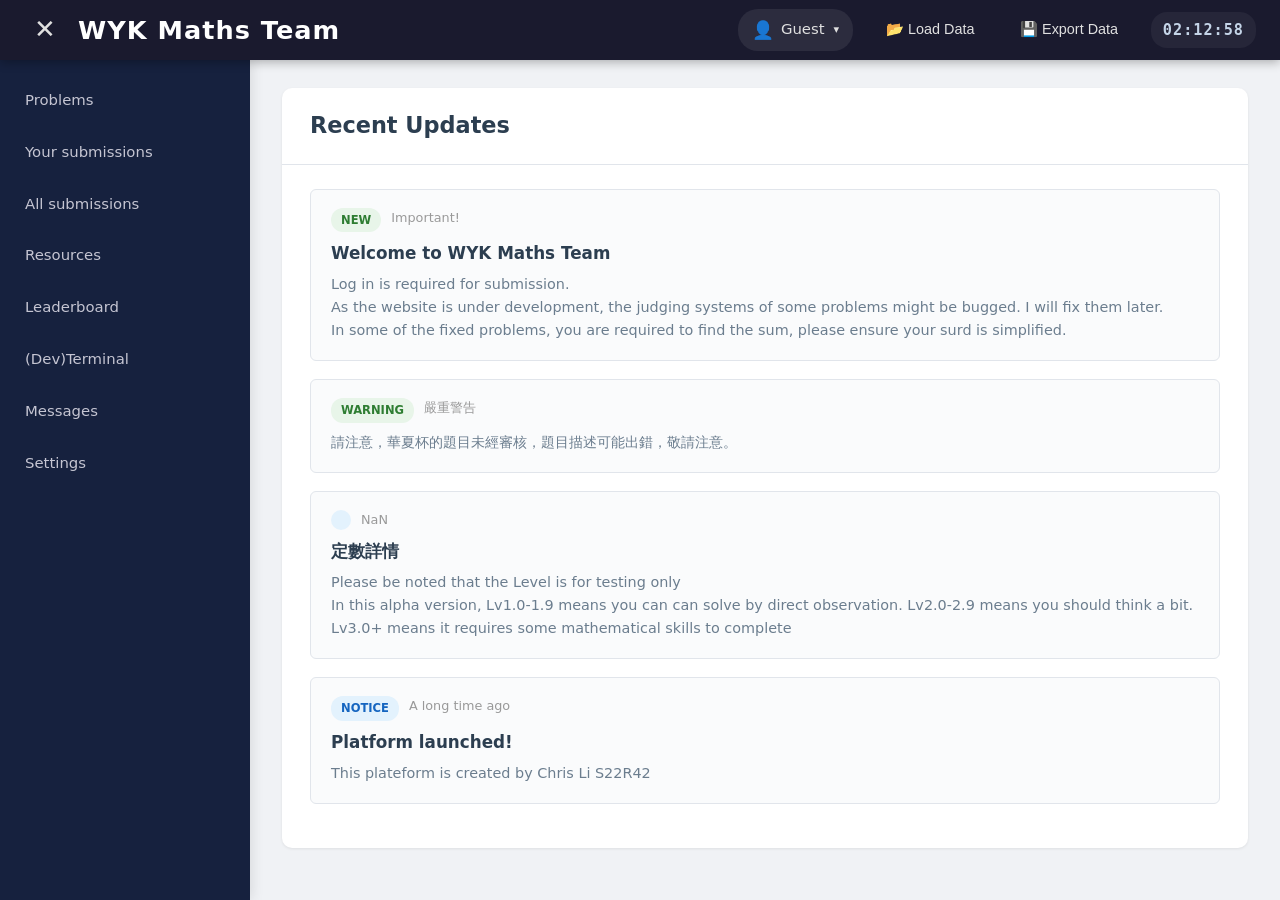
<file: index.html>
<!DOCTYPE html>
<html lang="en">
<head>
    <meta charset="UTF-8">
    <meta name="viewport" content="width=device-width, initial-scale=1.0, user-scalable=yes">
    <title>WYK Maths Team</title>
    <link rel="stylesheet" href="styles.css">
    <script src="auth.js"></script>
    <script src="app.js" defer></script>
</head>
<body class="index-body">
    <!-- 主应用（始终可见，但受保护功能被拦截） -->
    <div id="appContainer">
        <!-- Top Bar -->
        <header class="topbar">
            <div class="topbar-left">
                <span class="brand-name"><a href="./index.html">WYK Maths Team</a></span>
            </div>
            <div class="topbar-right">
                <div class="user-menu" id="userMenu" style="cursor: pointer;">
                    <span class="username-display" id="usernameDisplay">
                        <span class="user-icon">👤</span>
                        <span id="currentUsername">Guest</span>
                        <span class="dropdown-arrow">▾</span>
                    </span>
                    <div class="logout-dropdown" id="logoutDropdown">
                        <button class="logout-btn" id="logoutBtn">Logout</button>
                    </div>
                </div>
                <div class="clock" id="clock">
                    <span class="clock-time" id="clockTime">00:00:00</span>
                </div>
            </div>
        </header>

        <!-- Sidebar -->
        <aside class="sidebar" id="sidebar">
            <nav class="sidebar-nav">
                <ul>
                    <li><a href="./problems.html" class="sidebar-link require-login" data-href="./problems/index.html">Problems</a></li>
                    <li><a href="./submissions.html" class="sidebar-link require-login" data-href="./submissions/index.html">Your submissions</a></li>
                    <li><a href="./ssubmissions.html" class="sidebar-link require-login" data-href="./ssubmissions/index.html">All submissions</a></li>
                    <li><a href="./resources.html" class="sidebar-link require-login" data-href="./resources/index.html">Resources</a></li>
                    <li><a href="./ranklist.html" class="sidebar-link require-login" data-href="./ranklist/index.html">Leaderboard</a></li>
                    <li><a href="./terminal.html" class="sidebar-link require-login" data-href="./terminal/index.html">(Dev)Terminal</a></li>
                    <li><a href="./admin.html" class="sidebar-link require-login" data-href="./admin/index.html">Messages</a></li>
                    <li><a href="./template.html" class="sidebar-link require-login" data-href="./template.html">Settings</a></li>
                </ul>
            </nav>
        </aside>

        <!-- Main Content -->
        <main class="main-content" id="mainContent">
            <div class="updates-panel">
                <div class="updates-header">
                    <h2>Recent Updates</h2>
                    <span class="updates-date" id="currentDate"></span>
                </div>
                <div class="updates-body">
                    <div class="update-card">
                        <div class="update-card-header">
                            <span class="update-badge new">New</span>
                            <span class="update-time">Important!</span>
                        </div>
                        <h3>Welcome to WYK Maths Team</h3>
                        <p>Log in is required for submission.</p>
                        <p>As the website is under development, the judging systems of some problems might be bugged. I will fix them later.</p>
                        <p>In some of the fixed problems, you are required to find the sum, please ensure your surd is simplified.</p>
                    </div>
                    <div class="update-card">
                        <div class="update-card-header">
                            <span class="update-badge new">Warning</span>
                            <span class="update-time">嚴重警告</span>
                        </div>
                        <!-- <h3>Welcome to WYK Maths Team</h3> -->
                        <p>請注意，華夏杯的題目未經審核，題目描述可能出錯，敬請注意。</p>
                    </div>
                    <div class="update-card">
                        <div class="update-card-header">
                            <span class="update-badge info"></span>
                            <span class="update-time">NaN</span>
                        </div>
                        <h3>定數詳情</h3>
                        <p>
                            Please be noted that the Level is for testing only<br>
                            In this alpha version, Lv1.0-1.9 means you can can solve by direct observation.
                            Lv2.0-2.9 means you should think a bit.<br>
                            Lv3.0+ means it requires some mathematical skills to complete
                        </p>
                    </div>
                    <div class="update-card">
                        <div class="update-card-header">
                            <span class="update-badge info">Notice</span>
                            <span class="update-time">A long time ago</span>
                        </div>
                        <h3>Platform launched!</h3>
                        <p>This plateform is created by Chris Li S22R42</p>
                    </div>
                    <!-- <div class="update-card placeholder-card">
                        <div class="placeholder-icon"></div>
                        <p>More updates will appear here...</p>
                    </div> -->
                </div>
            </div>
        </main>

        <!-- Mobile sidebar toggle -->
        <button class="sidebar-toggle" id="sidebarToggle" title="Toggle Sidebar">☰</button>
    </div>

    <!-- 全局登录模态框 (初始隐藏) -->
    <div id="loginModal" class="modal-overlay" style="display: none;">
        <div class="modal-card">
            <div class="modal-header">
                <h2>Sign In Required</h2>
                <button class="modal-close" id="closeModalBtn">&times;</button>
            </div>
            <form id="modalLoginForm">
                <div class="form-group">
                    <label for="modalUsername">Username</label>
                    <input type="text" id="modalUsername" placeholder="Enter your username" autocomplete="username" required>
                </div>
                <div class="form-group">
                    <label for="modalPassword">Password</label>
                    <input type="password" id="modalPassword" placeholder="Enter your password" autocomplete="current-password" required>
                </div>
                <div id="modalLoginError" class="login-error hidden"></div>
                <button type="submit" class="login-btn">Sign In</button>
            </form>
        </div>
    </div>
</body>
</html>
</file>
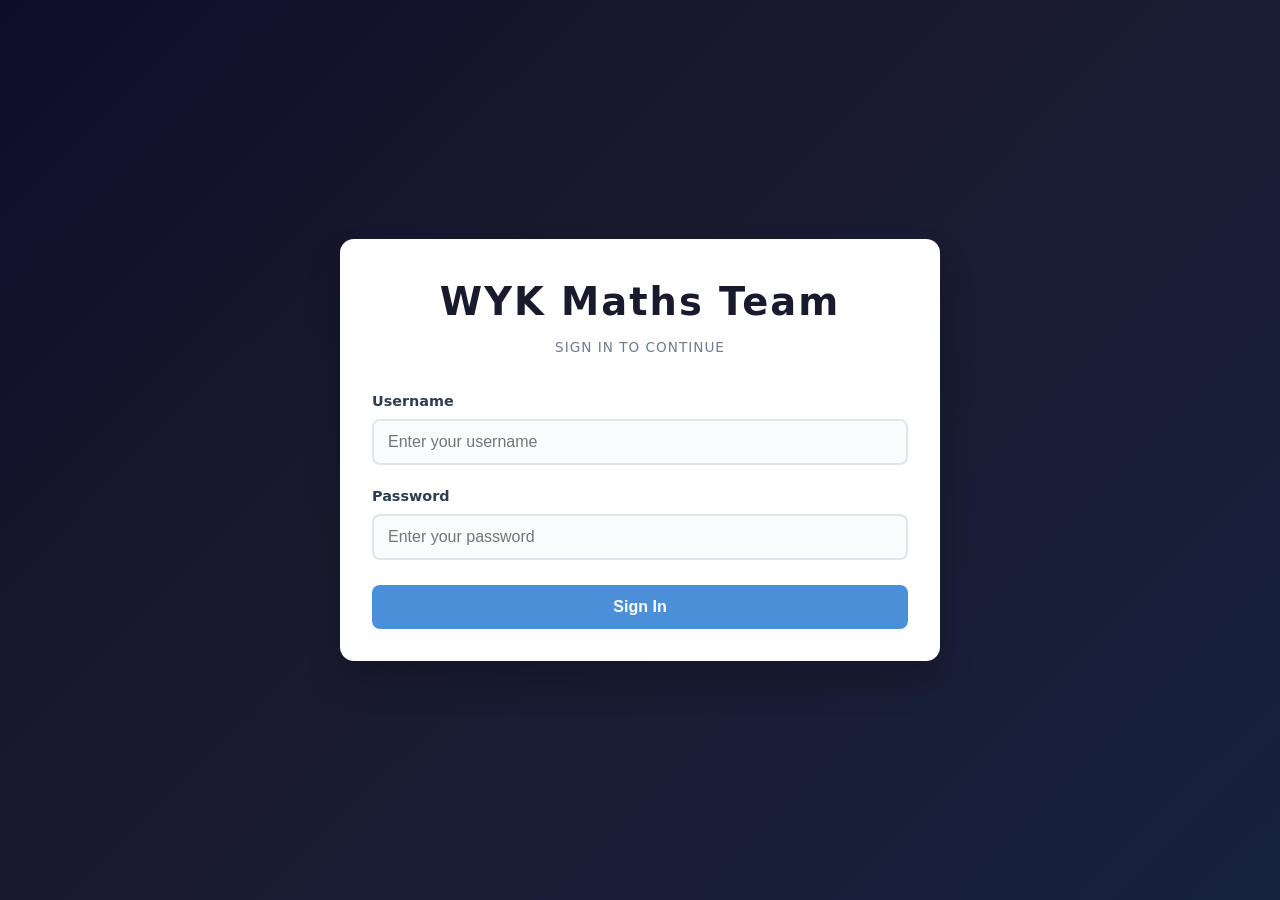
<file: login.html>
<!DOCTYPE html>
<html lang="en">
<head>
    <meta charset="UTF-8">
    <meta name="viewport" content="width=device-width, initial-scale=1.0, user-scalable=yes">
    <title>WYK Maths Team - Login</title>
    <link rel="stylesheet" href="./styles.css">
    <style>
        /* 独立登录页面样式，与 index 风格统一 */
        body {
            margin: 0;
            padding: 0;
            font-family: 'Segoe UI', 'Inter', system-ui, sans-serif;
            background: linear-gradient(135deg, #0f0c29 0%, #1a1a2e 40%, #16213e 100%);
            min-height: 100vh;
            display: flex;
            align-items: center;
            justify-content: center;
        }
        .login-wrapper {
            width: 100%;
            max-width: 640px;
            padding: 20px;
        }
        .login-card {
            background: #ffffff;
            border-radius: 14px;
            padding: 2rem 2rem 2rem 2rem;
            box-shadow: 0 20px 35px rgba(0, 0, 0, 0.2);
            text-align: center;
        }
        .login-logo h1 {
            font-size: 2.4rem;
            font-weight: 800;
            letter-spacing: 2px;
            color: #1a1a2e;
            margin-bottom: 4px;
        }
        .login-subtitle {
            font-size: 0.85rem;
            color: #6b7d8e;
            margin-bottom: 32px;
            text-transform: uppercase;
            letter-spacing: 1px;
        }
        .login-form {
            text-align: left;
        }
        .form-group {
            margin-bottom: 1.2rem;
        }
        .form-group label {
            display: block;
            font-weight: 600;
            font-size: 0.9rem;
            margin-bottom: 6px;
            color: #2c3e50;
        }
        .form-group input {
            width: 100%;
            padding: 12px 14px;
            border: 2px solid #e1e5eb;
            border-radius: 8px;
            font-size: 1rem;
            transition: 0.2s;
            background: #fafbfc;
        }
        .form-group input:focus {
            outline: none;
            border-color: #4a90d9;
            box-shadow: 0 0 0 3px rgba(74, 144, 217, 0.15);
            background: #fff;
        }
        .login-error {
            background: #fef2f2;
            border: 1px solid #fecaca;
            color: #e74c3c;
            padding: 10px 14px;
            border-radius: 8px;
            font-size: 0.85rem;
            margin-bottom: 1rem;
            text-align: center;
        }
        .login-btn {
            width: 100%;
            padding: 13px;
            background: #4a90d9;
            color: white;
            border: none;
            border-radius: 8px;
            font-size: 1rem;
            font-weight: 600;
            cursor: pointer;
            transition: background 0.2s;
            margin-top: 6px;
        }
        .login-btn:hover {
            background: #3a7bc8;
        }
        .login-hint {
            margin-top: 24px;
            font-size: 0.75rem;
            color: #999;
            text-align: center;
        }
        .demo-accounts {
            background: #f8f9fa;
            padding: 10px;
            border-radius: 10px;
            margin-top: 20px;
            font-size: 0.8rem;
            color: #4a5568;
        }
    </style>
</head>
<body>
    <div class="login-wrapper">
        <div class="login-card">
            <div class="login-logo">
                <h1>WYK Maths Team</h1>
                <p class="login-subtitle">Sign in to continue</p>
            </div>
            <form id="loginForm" class="login-form">
                <div class="form-group">
                    <label for="username">Username</label>
                    <input type="text" id="username" placeholder="Enter your username" autocomplete="username" required>
                </div>
                <div class="form-group">
                    <label for="password">Password</label>
                    <input type="password" id="password" placeholder="Enter your password" autocomplete="current-password" required>
                </div>
                <div id="loginError" class="login-error hidden"></div>
                <button type="submit" class="login-btn">Sign In</button>
            </form>
        </div>
    </div>

    <script src="auth.js"></script>
    <script>
        // 如果已经登录，直接跳转到主页
        if (typeof isLoggedIn === 'function' && isLoggedIn()) {
            window.location.href = 'index.html';
        }

        const form = document.getElementById('loginForm');
        const errorDiv = document.getElementById('loginError');

        form.addEventListener('submit', function(e) {
            e.preventDefault();
            const username = document.getElementById('username').value.trim();
            const password = document.getElementById('password').value;

            if (!username || !password) {
                errorDiv.textContent = 'Please enter both username and password.';
                errorDiv.classList.remove('hidden');
                return;
            }

            const result = login(username, password);
            if (result.success) {
                errorDiv.classList.add('hidden');
                window.location.href = 'index.html';
            } else {
                errorDiv.textContent = result.message || 'Invalid credentials.';
                errorDiv.classList.remove('hidden');
            }
        });
    </script>
</body>
</html>
</file>
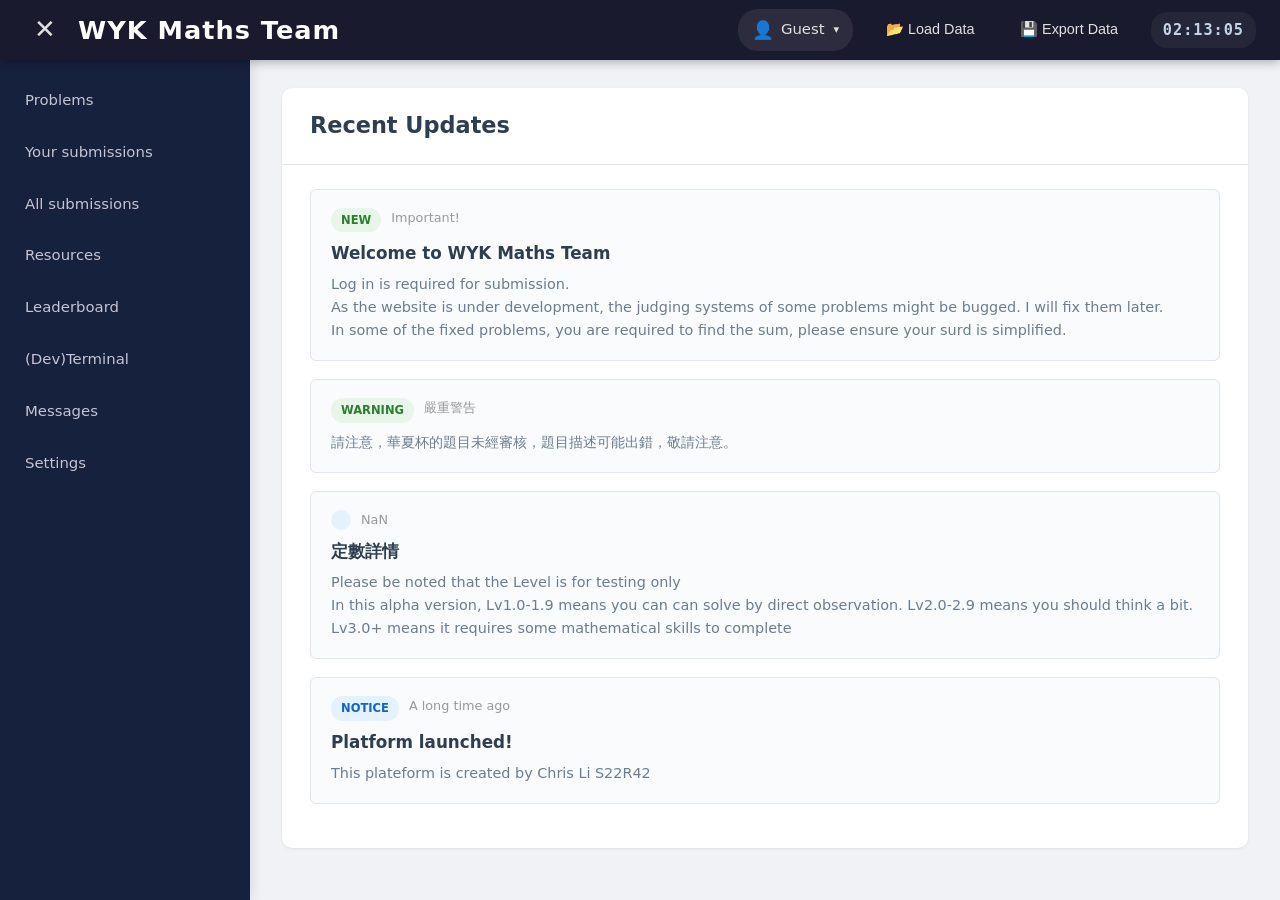
<file: submissions.html>
<!DOCTYPE html>
<html lang="en">
<head>
    <meta charset="UTF-8">
    <meta name="viewport" content="width=device-width, initial-scale=1.0, user-scalable=yes">
    <title>WYK Maths Team - Submissions</title>
    <link rel="stylesheet" href="./styles.css">
    <script src="auth.js"></script>
    <script src="app.js" defer></script>
    <style>
        /* 紧凑表格样式 - 与 problems 风格一致 */
        .submissions-panel {
            background: var(--card-bg);
            border-radius: 4px;
            padding: 0;
            box-shadow: var(--shadow-sm);
            overflow-x: auto;
        }
        .submissions-header {
            background: #e9ecef;
            padding: 0.5rem 0.8rem;
            border-bottom: 2px solid var(--border-color);
            display: grid;
            grid-template-columns: 100px 160px 1fr 120px 100px;  /* 新增 rejudge 列 */
            font-weight: 700;
            color: var(--text-primary);
            font-size: 0.85rem;
        }
        .sortable {
            cursor: pointer;
            user-select: none;
        }
        .sortable:hover {
            background: #d0d7de;
            border-radius: 12px;
            padding: 0.1rem 0.3rem;
            margin: -0.1rem -0.3rem;
        }
        .submissions-list {
            display: flex;
            flex-direction: column;
        }
        .submission-item {
            display: grid;
            grid-template-columns: 100px 160px 1fr 120px 100px;  /* 与表头一致 */
            align-items: center;
            padding: 0.5rem 0.8rem;
            border-bottom: 1px solid var(--border-color);
            font-size: 0.85rem;
            transition: background 0.1s;
        }
        .submission-item:last-child { border-bottom: none; }
        .submission-item:hover { background: #f8f9fa; }
        .submission-time {
            color: var(--text-secondary);
            font-family: monospace;
            font-size: 0.75rem;
            white-space: nowrap;
            overflow: hidden;
            text-overflow: ellipsis;
        }
        .submission-problem-link a {
            color: var(--accent);
            text-decoration: none;
            font-weight: 500;
        }
        .submission-problem-link a:hover { text-decoration: underline; }
        .submission-answer {
            font-family: monospace;
            font-weight: 500;
            white-space: nowrap;
            overflow: hidden;
            text-overflow: ellipsis;
        }
        .submission-status {
            font-weight: bold;
            text-align: right;
            white-space: nowrap;
        }
        .submission-correct { color: #2e7d32; }
        .submission-wrong { color: var(--danger); }
        .rejudge-btn {
            background: #6c757d;
            border: none;
            color: white;
            padding: 0.2rem 0.5rem;
            border-radius: 4px;
            cursor: pointer;
            font-size: 0.7rem;
            transition: background 0.2s;
        }
        .rejudge-btn:hover {
            background: #5a6268;
        }
        .filter-info {
            background: #eef2ff;
            padding: 0.4rem 0.8rem;
            border-radius: 20px;
            font-size: 0.8rem;
            margin: 0.5rem 0.8rem;
            display: inline-block;
        }
        .back-link {
            color: var(--accent);
            text-decoration: none;
            margin-left: 0.5rem;
        }
        .updates-header {
            padding: 0.8rem 0.8rem 0 0.8rem;
        }
        @media (max-width: 750px) {
            .submissions-header, .submission-item {
                grid-template-columns: 80px 130px 1fr 90px 80px;
            }
            .submission-time { font-size: 0.7rem; }
            .rejudge-btn { padding: 0.1rem 0.4rem; font-size: 0.65rem; }
        }
        @media (max-width: 600px) {
            .submissions-header, .submission-item {
                grid-template-columns: 70px 110px 1fr 70px 70px;
            }
        }
    </style>
</head>
<body class="index-body">
    <div id="appContainer">
        <header class="topbar">
            <div class="topbar-left"><span class="brand-name"><a href="./index.html">WYK Maths Team</a></span></div>
            <div class="topbar-right">
                <div class="user-menu" id="userMenu" style="cursor: pointer;">
                    <span class="username-display"><span class="user-icon">👤</span><span id="currentUsername">Guest</span><span class="dropdown-arrow">▾</span></span>
                    <div class="logout-dropdown"><button class="logout-btn" id="logoutBtn">Logout</button></div>
                </div>
                <div class="clock"><span class="clock-time" id="clockTime">00:00:00</span></div>
            </div>
        </header>
        <aside class="sidebar" id="sidebar">
            <nav class="sidebar-nav"><ul>
                <li><a href="./problems.html" class="sidebar-link require-login">Problems</a></li>
                <li><a href="./submissions.html" class="sidebar-link require-login active">Your submissions</a></li>
                <li><a href="./ssubmissions.html" class="sidebar-link require-login">All submissions</a></li>
                <li><a href="./resources.html" class="sidebar-link require-login">Resources</a></li>
                <li><a href="./ranklist.html" class="sidebar-link require-login">Leaderboard</a></li>
                <li><a href="./terminal.html" class="sidebar-link require-login">(Dev)Terminal</a></li>
                <li><a href="./admin.html" class="sidebar-link require-login">Messages</a></li>
                <li><a href="./template.html" class="sidebar-link require-login">Settings</a></li>
            </ul></nav>
        </aside>
        <main class="main-content" id="mainContent">
            <div class="submissions-panel" id="submissionsContainer">
                <!-- 动态内容 -->
            </div>
        </main>
        <button class="sidebar-toggle" id="sidebarToggle" title="Toggle Sidebar">☰</button>
    </div>

    <!-- 登录模态框 -->
    <div id="loginModal" class="modal-overlay" style="display: none;">
        <div class="modal-card">
            <div class="modal-header"><h2>Sign In Required</h2><button class="modal-close" id="closeModalBtn">&times;</button></div>
            <form id="modalLoginForm">
                <div class="form-group"><label for="modalUsername">Username</label><input type="text" id="modalUsername" placeholder="Username" required></div>
                <div class="form-group"><label for="modalPassword">Password</label><input type="password" id="modalPassword" placeholder="Password" required></div>
                <div id="modalLoginError" class="login-error hidden"></div>
                <button type="submit" class="login-btn">Sign In</button>
            </form>
            <p class="login-hint">Demo accounts: admin / admin123  •  user1 / password1</p>
        </div>
    </div>

    <script>
        // ========== 登录检查 ==========
        if (typeof isLoggedIn === 'function' && !isLoggedIn()) {
            window.location.href = 'index.html';
        }

        // ========== 获取当前用户名（用于数据隔离）==========
        function getCurrentUserName() {
            if (typeof getCurrentUser === 'function') {
                const user = getCurrentUser();
                if (user && (user.username || user.displayName)) {
                    return user.username || user.displayName;
                }
            }
            return 'guest';
        }

        // ---------- 题目数据加载与答案判断 ----------
        let problemsData = [];
        let problemsLoaded = false;
        const PROBLEMS_DATA_URL = './qs.json';

        function isStrictNumericString(str) {
            if (typeof str !== 'string') str = String(str);
            str = str.trim();
            if (str === '') return false;
            const numericRegex = /^[+-]?(?:\d+(?:\.\d*)?|\.\d+)(?:[eE][+-]?\d+)?$/;
            return numericRegex.test(str);
        }

        // 判断用户答案是否正确
        function isAnswerCorrect(problemAns, userAnswer) {
            const ansStr = String(problemAns).trim();
            if (!isStrictNumericString(ansStr)) {
                // 题目答案不是数字 -> 永远错误
                return false;
            }
            const correctNum = parseFloat(ansStr);
            const userNum = parseFloat(userAnswer.trim());
            if (isNaN(userNum)) return false;
            return Math.abs(userNum - correctNum) < 1e-6;
        }

        function loadProblemsData() {
            return fetch(PROBLEMS_DATA_URL)
                .then(response => {
                    if (!response.ok) throw new Error(`HTTP ${response.status}`);
                    return response.json();
                })
                .then(data => {
                    if (Array.isArray(data) && data.length) {
                        problemsData = data;
                    } else {
                        throw new Error('Invalid data format');
                    }
                    problemsLoaded = true;
                })
                .catch(err => {
                    console.warn('Failed to load problems data:', err);
                    problemsLoaded = false;
                });
        }

        // ---------- 存储操作 ----------
        const currentUser = getCurrentUserName();
        const STORAGE_KEY_SUBMISSIONS = `submissions_${currentUser}`;
        const STORAGE_KEY_STATES = `problemStates_${currentUser}`;

        function getSubmissions() {
            const stored = localStorage.getItem(STORAGE_KEY_SUBMISSIONS);
            if (!stored) return [];
            try { return JSON.parse(stored); } catch(e) { return []; }
        }

        function saveSubmissions(subs) {
            localStorage.setItem(STORAGE_KEY_SUBMISSIONS, JSON.stringify(subs));
        }

        function loadProblemStates() {
            const stored = localStorage.getItem(STORAGE_KEY_STATES);
            if (!stored) return {};
            try { return JSON.parse(stored); } catch(e) { return {}; }
        }

        function saveProblemStates(states) {
            localStorage.setItem(STORAGE_KEY_STATES, JSON.stringify(states));
        }

        // 重新判定某条提交，并更新问题状态
        async function rejudgeSubmission(submission, index, allSubmissions) {
            if (!problemsLoaded) {
                await loadProblemsData(); // 确保数据已加载
            }
            if (!problemsLoaded) {
                alert("无法加载题目数据，请刷新页面重试。");
                return false;
            }
            const problem = problemsData.find(p => p.id === submission.problemId);
            if (!problem) {
                alert(`题目 #${submission.problemId} 不存在，无法重新判定。`);
                return false;
            }
            const newIsCorrect = isAnswerCorrect(problem.ans, submission.answer);
            if (newIsCorrect === submission.isCorrect) {
                // 没有变化，无需更新
                return false;
            }
            // 更新该提交
            submission.isCorrect = newIsCorrect;
            // 保存所有提交
            saveSubmissions(allSubmissions);
            // 重新计算该问题的整体状态
            const relevantSubs = allSubmissions.filter(s => s.problemId === submission.problemId);
            let newState = 'not_started';
            if (relevantSubs.some(s => s.isCorrect === true)) {
                newState = 'passed';
            } else if (relevantSubs.length > 0) {
                newState = 'failed';
            }
            const states = loadProblemStates();
            if (states[submission.problemId] !== newState) {
                states[submission.problemId] = newState;
                saveProblemStates(states);
            }
            return true;
        }

        // ---------- 排序与渲染 ----------
        let sortField = 'timestamp';
        let sortOrder = 'desc';

        function sortSubmissions(submissions) {
            return [...submissions].sort((a, b) => {
                let valA, valB;
                switch (sortField) {
                    case 'timestamp':
                        valA = new Date(a.timestamp);
                        valB = new Date(b.timestamp);
                        break;
                    case 'problemId':
                        valA = a.problemId;
                        valB = b.problemId;
                        break;
                    case 'answer':
                        valA = a.answer.toLowerCase();
                        valB = b.answer.toLowerCase();
                        break;
                    case 'status':
                        valA = a.isCorrect ? 1 : 0;
                        valB = b.isCorrect ? 1 : 0;
                        break;
                    default:
                        valA = 0; valB = 0;
                }
                if (valA < valB) return sortOrder === 'asc' ? -1 : 1;
                if (valA > valB) return sortOrder === 'asc' ? 1 : -1;
                return 0;
            });
        }

        async function render() {
            const problemIdFilter = getProblemIdFromUrl();
            let submissions = getSubmissions();
            let filtered = problemIdFilter ? submissions.filter(s => s.problemId === problemIdFilter) : submissions;
            filtered = sortSubmissions(filtered);

            const container = document.getElementById('submissionsContainer');
            let html = `<div class="updates-header"><h2>Your Submissions</h2></div>`;
            if (problemIdFilter) {
                html += `<div class="filter-info">🔍 Showing submissions for Problem #${problemIdFilter} <a href="./problems.html" class="back-link">← Back to problems</a></div>`;
            } else {
                html += `<div class="filter-info">All submissions <a href="./problems.html" class="back-link">← Back to problems</a></div>`;
            }

            if (filtered.length === 0) {
                html += `<p style="padding: 1rem; text-align: center; color: var(--text-secondary);">No submissions found.</p>`;
            } else {
                const getSortIndicator = (field) => {
                    if (sortField !== field) return '';
                    return sortOrder === 'asc' ? ' ↑' : ' ↓';
                };
                html += `<div class="submissions-list">
                            <div class="submissions-header">
                                <span class="sortable" data-sort="rejudge">Rejudge</span>
                                <span class="sortable" data-sort="timestamp">Time${getSortIndicator('timestamp')}</span>
                                <span class="sortable" data-sort="problemId">Problem${getSortIndicator('problemId')}</span>
                                <span class="sortable" data-sort="answer">Answer${getSortIndicator('answer')}</span>
                                <span class="sortable" data-sort="status">Status${getSortIndicator('status')}</span>
                            </div>`;
                for (let i = 0; i < filtered.length; i++) {
                    const sub = filtered[i];
                    const date = new Date(sub.timestamp).toLocaleString();
                    const statusClass = sub.isCorrect ? 'submission-correct' : 'submission-wrong';
                    const statusText = sub.isCorrect ? 'Accepted' : 'Wrong Answer';
                    const globalIndex = submissions.findIndex(s => s.timestamp === sub.timestamp && s.answer === sub.answer);
                    html += `<div class="submission-item" data-submission-index="${globalIndex}">
                                <div class="rejudge-cell">
                                    <button class="rejudge-btn" data-index="${globalIndex}">↻</button>
                                </div>
                                <div class="submission-time" title="${escapeHtml(date)}">${escapeHtml(date)}</div>
                                <div class="submission-problem-link"><a href="./problems.html?problem_id=${sub.problemId}">Problem #${sub.problemId}</a></div>
                                <div class="submission-answer" title="${escapeHtml(sub.answer)}">${escapeHtml(sub.answer)}</div>
                                <div class="submission-status ${statusClass}">${statusText}</div>
                            </div>`;
                }
                html += `</div>`;
            }
            container.innerHTML = html;

            // 绑定排序事件
            document.querySelectorAll('.sortable').forEach(el => {
                const field = el.getAttribute('data-sort');
                if (field === 'rejudge') return; // rejudge 列不可排序
                el.addEventListener('click', (e) => {
                    if (sortField === field) {
                        sortOrder = sortOrder === 'asc' ? 'desc' : 'asc';
                    } else {
                        sortField = field;
                        sortOrder = 'asc';
                    }
                    render();
                });
            });

            // 绑定 Rejudge 按钮事件
            document.querySelectorAll('.rejudge-btn').forEach(btn => {
                btn.addEventListener('click', async (e) => {
                    e.stopPropagation();
                    const idx = parseInt(btn.getAttribute('data-index'));
                    if (isNaN(idx)) return;
                    const allSubs = getSubmissions();
                    if (idx < 0 || idx >= allSubs.length) return;
                    const targetSub = allSubs[idx];
                    // 显示加载状态
                    const originalText = btn.textContent;
                    btn.textContent = '...';
                    btn.disabled = true;
                    const changed = await rejudgeSubmission(targetSub, idx, allSubs);
                    if (changed) {
                        // 重新渲染表格
                        await render();
                    } else {
                        btn.textContent = originalText;
                        btn.disabled = false;
                        if (!changed && targetSub.isCorrect !== undefined) {
                            alert("答案判定结果与之前相同，未发生变化。");
                        }
                    }
                });
            });
        }

        function getProblemIdFromUrl() {
            const params = new URLSearchParams(window.location.search);
            const id = params.get('problem_id');
            return id ? parseInt(id) : null;
        }

        function escapeHtml(str) {
            return String(str).replace(/[&<>]/g, m => ({'&':'&amp;','<':'&lt;','>':'&gt;'}[m]));
        }

        // 初始化：加载题目数据后渲染
        (async function init() {
            await loadProblemsData();
            render();
        })();
    </script>
</body>
</html>
</file>
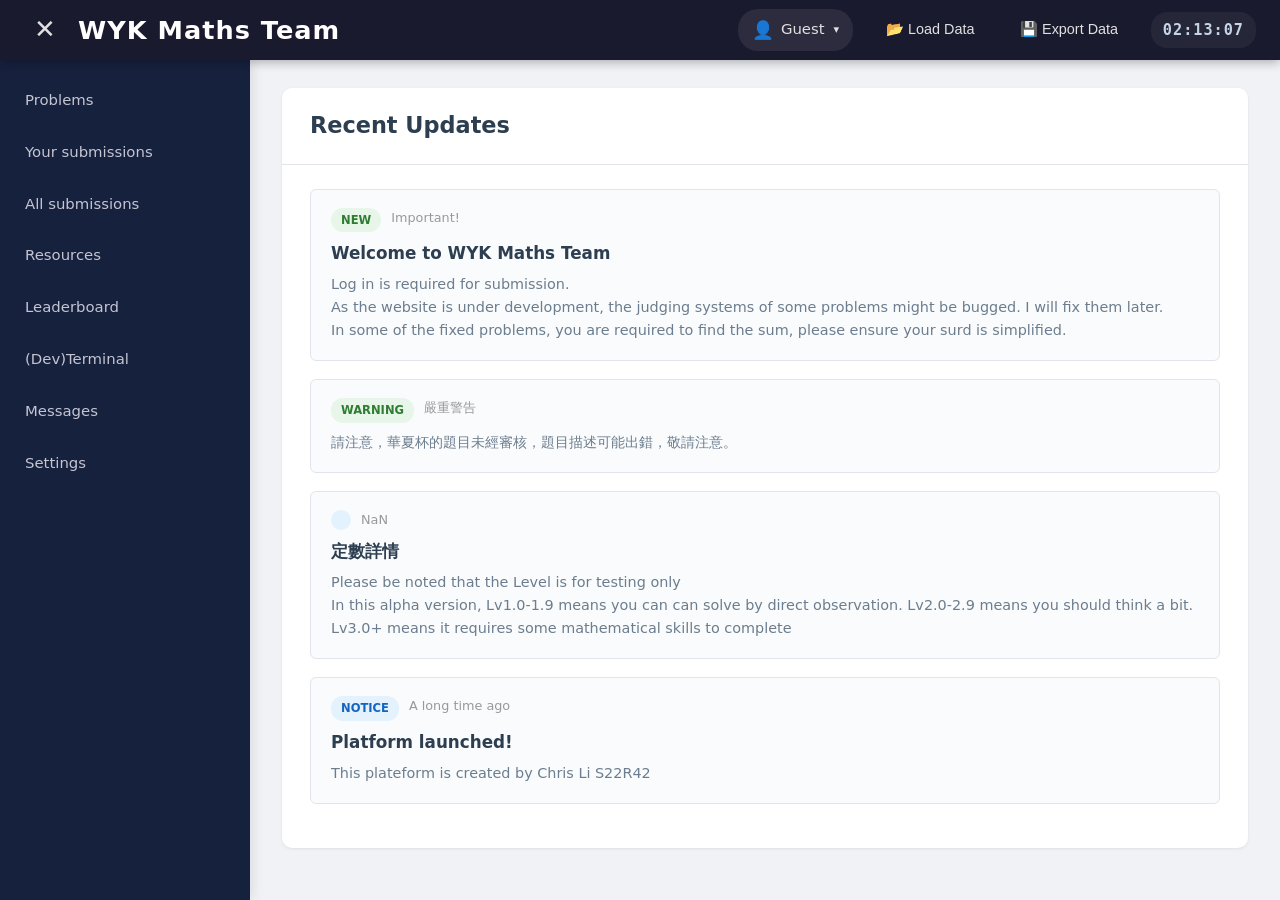
<file: template.html>
<!DOCTYPE html>
<html lang="en">
<head>
    <meta charset="UTF-8">
    <meta name="viewport" content="width=device-width, initial-scale=1.0, user-scalable=yes">
    <title>WYK Maths Team</title>
    <link rel="stylesheet" href="/styles.css">
    <script src="auth.js"></script>
    <script src="app.js" defer></script>
</head>
<body class="index-body">
    <!-- 主应用（始终可见，但受保护功能被拦截） -->
    <div id="appContainer">
        <!-- Top Bar -->
        <header class="topbar">
            <div class="topbar-left">
                <span class="brand-name"><a href="/index.html">WYK Maths Team</a></span>
            </div>
            <div class="topbar-right">
                <div class="user-menu" id="userMenu" style="cursor: pointer;">
                    <span class="username-display" id="usernameDisplay">
                        <span class="user-icon">👤</span>
                        <span id="currentUsername">Guest</span>
                        <span class="dropdown-arrow">▾</span>
                    </span>
                    <div class="logout-dropdown" id="logoutDropdown">
                        <button class="logout-btn" id="logoutBtn">Logout</button>
                    </div>
                </div>
                <div class="clock" id="clock">
                    <span class="clock-time" id="clockTime">00:00:00</span>
                </div>
            </div>
        </header>

        <!-- Sidebar -->
        <aside class="sidebar" id="sidebar">
            <nav class="sidebar-nav">
                <ul>
                    <li><a href="./problems.html" class="sidebar-link require-login" data-href="./problems/index.html">Problems</a></li>
                    <li><a href="./submissions.html" class="sidebar-link require-login" data-href="./submissions/index.html">Your submissions</a></li>
                    <li><a href="./ssubmissions.html" class="sidebar-link require-login" data-href="./ssubmissions/index.html">All submissions</a></li>
                    <li><a href="./resources.html" class="sidebar-link require-login" data-href="./resources/index.html">Resources</a></li>
                    <li><a href="./ranklist.html" class="sidebar-link require-login" data-href="./ranklist/index.html">Leaderboard</a></li>
                    <li><a href="./terminal.html" class="sidebar-link require-login" data-href="./terminal/index.html">(Dev)Terminal</a></li>
                    <li><a href="./admin.html" class="sidebar-link require-login" data-href="./admin/index.html">Messages</a></li>
                    <li><a href="./template.html" class="sidebar-link require-login" data-href="./template.html">Settings</a></li>
                </ul>
            </nav>
        </aside>

        <!-- Main Content -->
        <main class="main-content" id="mainContent">
            
        </main>

        <!-- Mobile sidebar toggle -->
        <button class="sidebar-toggle" id="sidebarToggle" title="Toggle Sidebar">☰</button>
    </div>

    <!-- 全局登录模态框 (初始隐藏) -->
    <div id="loginModal" class="modal-overlay" style="display: none;">
        <div class="modal-card">
            <div class="modal-header">
                <h2>Sign In Required</h2>
                <button class="modal-close" id="closeModalBtn">&times;</button>
            </div>
            <form id="modalLoginForm">
                <div class="form-group">
                    <label for="modalUsername">Username</label>
                    <input type="text" id="modalUsername" placeholder="Enter your username" autocomplete="username" required>
                </div>
                <div class="form-group">
                    <label for="modalPassword">Password</label>
                    <input type="password" id="modalPassword" placeholder="Enter your password" autocomplete="current-password" required>
                </div>
                <div id="modalLoginError" class="login-error hidden"></div>
                <button type="submit" class="login-btn">Sign In</button>
            </form>
        </div>
    </div>
</body>
</html>
</file>
<file: styles.css>
/* ========================================
   styles.css - 包含模态框 + 主界面完整样式
   ======================================== */

:root {
    --topbar-height: 60px;
    --sidebar-width: 250px;
    --topbar-bg: #1a1a2e;
    --topbar-text: #e0e0e0;
    --sidebar-bg: #16213e;
    --sidebar-text: #c5c5d2;
    --sidebar-hover-bg: #1f3460;
    --sidebar-active-bg: #0f3460;
    --sidebar-active-text: #ffffff;
    --accent: #4a90d9;
    --accent-hover: #3a7bc8;
    --danger: #e74c3c;
    --danger-hover: #c0392b;
    --content-bg: #f0f2f5;
    --card-bg: #ffffff;
    --text-primary: #2c3e50;
    --text-secondary: #6b7d8e;
    --border-color: #e1e5eb;
    --shadow-sm: 0 1px 3px rgba(0, 0, 0, 0.08);
    --shadow-md: 0 4px 12px rgba(0, 0, 0, 0.1);
    --shadow-lg: 0 8px 30px rgba(0, 0, 0, 0.12);
    --radius-sm: 6px;
    --radius-md: 10px;
    --radius-lg: 14px;
    --transition: 0.2s ease;
}

/* Reset & Base */
*,
*::before,
*::after {
    box-sizing: border-box;
    margin: 0;
    padding: 0;
}

html {
    font-size: 16px;
    -webkit-font-smoothing: antialiased;
    -moz-osx-font-smoothing: grayscale;
}

body {
    font-family: 'Segoe UI', 'Inter', system-ui, -apple-system, sans-serif;
    color: var(--text-primary);
    background: var(--content-bg);
    min-height: 100vh;
    line-height: 1.6;
}

a { text-decoration: none; color: inherit; }
ul { list-style: none; }
.hidden { display: none !important; }

/* ========================================
   主界面样式 (与之前相同)
   ======================================== */
.index-body {
    padding-top: var(--topbar-height);
    padding-left: var(--sidebar-width);
    background: var(--content-bg);
    min-height: 100vh;
    transition: padding-left 0.3s ease;
}
.index-body.sidebar-closed { padding-left: 0 !important; }

.topbar {
    position: fixed;
    top: 0;
    left: 0;
    right: 0;
    height: var(--topbar-height);
    background: var(--topbar-bg);
    color: var(--topbar-text);
    display: flex;
    align-items: center;
    justify-content: space-between;
    overflow-y: hidden;
    padding: 0 24px;
    z-index: 1000;
    box-shadow: 0 2px 10px rgba(0, 0, 0, 0.3);
}
.topbar-left { display: flex; align-items: center; }
.brand-name { font-size: 1.6rem; font-weight: 800; letter-spacing: 1px; color: #ffffff; }
.topbar-sidebar-toggle {
    background: none; border: none; color: var(--topbar-text); font-size: 1.6rem;
    cursor: pointer; padding: 0 10px; margin-right: 12px; line-height: 1;
    display: flex; align-items: center; justify-content: center;
}
.topbar-sidebar-toggle:hover { color: #ffffff; }
.topbar-right { display: flex; align-items: center; gap: 20px; }

.user-menu { position: relative; cursor: pointer; user-select: none; }
.username-display {
    display: flex; align-items: center; gap: 7px; padding: 7px 14px;
    border-radius: 20px; background: rgba(255, 255, 255, 0.08);
    transition: background var(--transition); font-size: 0.93rem; font-weight: 500;
}
.username-display:hover { background: rgba(255, 255, 255, 0.16); }
.user-icon { font-size: 1.1rem; }
.dropdown-arrow { font-size: 0.7rem; margin-left: 2px; transition: transform var(--transition); }
.user-menu.open .dropdown-arrow { transform: rotate(180deg); }
.logout-dropdown {
    position: absolute; top: calc(100% + 8px); right: 0; background: #fff;
    border-radius: var(--radius-sm); box-shadow: var(--shadow-md); min-width: 140px;
    overflow: hidden; opacity: 0; visibility: hidden; transform: translateY(-8px);
    transition: opacity var(--transition), transform var(--transition), visibility var(--transition);
    z-index: 1001;
}
.user-menu.open .logout-dropdown { opacity: 1; visibility: visible; transform: translateY(0); }
.logout-btn {
    width: 100%; padding: 11px 18px; background: #fff; border: none; cursor: pointer;
    font-size: 0.9rem; color: var(--danger); text-align: left; font-weight: 500;
}
.logout-btn:hover { background: #fef2f2; }

.clock {
    display: flex; align-items: center; font-family: monospace; font-size: 0.95rem;
    color: #c5d5e8; padding: 6px 12px; background: rgba(255,255,255,0.05);
    border-radius: 16px;
}
.clock-time { letter-spacing: 1px; font-weight: 600; }

.sidebar {
    position: fixed; top: var(--topbar-height); left: 0; bottom: 0;
    width: var(--sidebar-width); background: var(--sidebar-bg); z-index: 900;
    overflow-y: auto; box-shadow: 2px 0 12px rgba(0,0,0,0.1);
    transition: transform 0.3s ease; transform: translateX(-100%);
}
.sidebar.open { transform: translateX(0); }
.sidebar-nav { padding: 16px 0; }
.sidebar-nav ul { display: flex; flex-direction: column; gap: 2px; }
.sidebar-link {
    display: flex; align-items: center; gap: 10px; padding: 13px 22px;
    color: var(--sidebar-text); font-size: 0.93rem; font-weight: 500;
    transition: all var(--transition); border-left: 3px solid transparent;
}
.sidebar-link:hover { background: var(--sidebar-hover-bg); color: #ddd; border-left-color: rgba(255,255,255,0.3); }
.sidebar-link.active { background: var(--sidebar-active-bg); color: var(--sidebar-active-text); border-left-color: var(--accent); font-weight: 600; }

.main-content { padding: 28px 32px; min-height: calc(100vh - var(--topbar-height)); }
.updates-panel {
    background: var(--card-bg); border-radius: var(--radius-md); box-shadow: var(--shadow-sm);
    min-height: calc(100vh - var(--topbar-height) - 80px); display: flex; flex-direction: column;
}
.updates-header {
    display: flex; justify-content: space-between; padding: 20px 28px;
    border-bottom: 1px solid var(--border-color); flex-wrap: wrap; gap: 10px;
}
.updates-header h2 { font-size: 1.4rem; font-weight: 700; }
.updates-date { font-size: 0.85rem; color: var(--text-secondary); }
.updates-body { padding: 24px 28px; flex:1; display: flex; flex-direction: column; gap: 18px; }
.update-card {
    background: #fafbfc; border: 1px solid var(--border-color); border-radius: var(--radius-sm);
    padding: 18px 20px; transition: box-shadow var(--transition);
}
.update-card:hover { box-shadow: var(--shadow-sm); border-color: #d0d7e0; }
.update-card-header { display: flex; gap: 10px; margin-bottom: 8px; }
.update-badge { font-size: 0.72rem; font-weight: 700; padding: 3px 10px; border-radius: 12px; text-transform: uppercase; }
.update-badge.new { background: #e8f5e9; color: #2e7d32; }
.update-badge.info { background: #e3f2fd; color: #1565c0; }
.update-time { font-size: 0.8rem; color: #999; }
.update-card h3 { font-size: 1.05rem; font-weight: 600; margin-bottom: 6px; }
.update-card p { font-size: 0.9rem; color: var(--text-secondary); }
.placeholder-card { text-align: center; padding: 36px 20px; background: #fafbfc; border: 2px dashed var(--border-color); color: #b0b8c0; }
.placeholder-icon { font-size: 2.5rem; margin-bottom: 10px; }

.sidebar-toggle {
    display: none; position: fixed; bottom: 20px; right: 20px; z-index: 1100;
    width: 48px; height: 48px; border-radius: 50%; background: var(--accent); color: #fff;
    border: none; font-size: 1.4rem; cursor: pointer; box-shadow: var(--shadow-md);
}
.sidebar-toggle:hover { background: var(--accent-hover); }

/* 模态框样式 */
.modal-overlay {
    position: fixed; top: 0; left: 0; width: 100%; height: 100%;
    background: rgba(0, 0, 0, 0.6); backdrop-filter: blur(4px);
    display: flex; align-items: center; justify-content: center;
    z-index: 2000;
}
.modal-card {
    background: #fff; border-radius: var(--radius-lg); width: 90%; max-width: 420px;
    padding: 32px 28px; box-shadow: var(--shadow-lg); position: relative;
}
.modal-header {
    display: flex; justify-content: space-between; align-items: center; margin-bottom: 20px;
}
.modal-header h2 { font-size: 1.5rem; font-weight: 700; color: var(--text-primary); }
.modal-close {
    background: none; border: none; font-size: 28px; cursor: pointer; color: #999;
    line-height: 1; padding: 0 8px;
}
.modal-close:hover { color: var(--danger); }
.modal-card .form-group { margin-bottom: 18px; }
.modal-card .form-group label { display: block; font-weight: 600; margin-bottom: 6px; }
.modal-card .form-group input {
    width: 100%; padding: 12px 14px; border: 2px solid var(--border-color);
    border-radius: var(--radius-sm); font-size: 1rem;
}
.modal-card .login-btn { width: 100%; margin-top: 8px; }
.modal-card .login-hint { margin-top: 20px; text-align: center; font-size: 0.75rem; color: #888; }
/* 登录按钮样式补全 */
.login-btn {
    background: #4a90d9;
    color: #fff;
    border: none;
    padding: 12px 20px;
    font-size: 1rem;
    font-weight: 600;
    border-radius: 8px;
    cursor: pointer;
    transition: background 0.2s;
}
.login-btn:hover {
    background: #3a7bc8;
}
/* 响应式 */
@media (max-width: 768px) {
    .index-body { padding-left: 0; }
    .sidebar { transform: translateX(-100%); }
    .sidebar.open { transform: translateX(0); }
    .sidebar-toggle { display: flex; align-items: center; justify-content: center; }
    .main-content { padding: 16px 12px; }
    .updates-header, .updates-body { padding: 14px 16px; }
    .topbar { padding: 0 12px; }
    .brand-name { font-size: 1.3rem; letter-spacing: 2px; }
    .clock { font-size: 0.8rem; padding: 5px 8px; }
    .username-display { padding: 5px 10px; font-size: 0.82rem; }
    .topbar-right { gap: 8px; }
}
</file>
